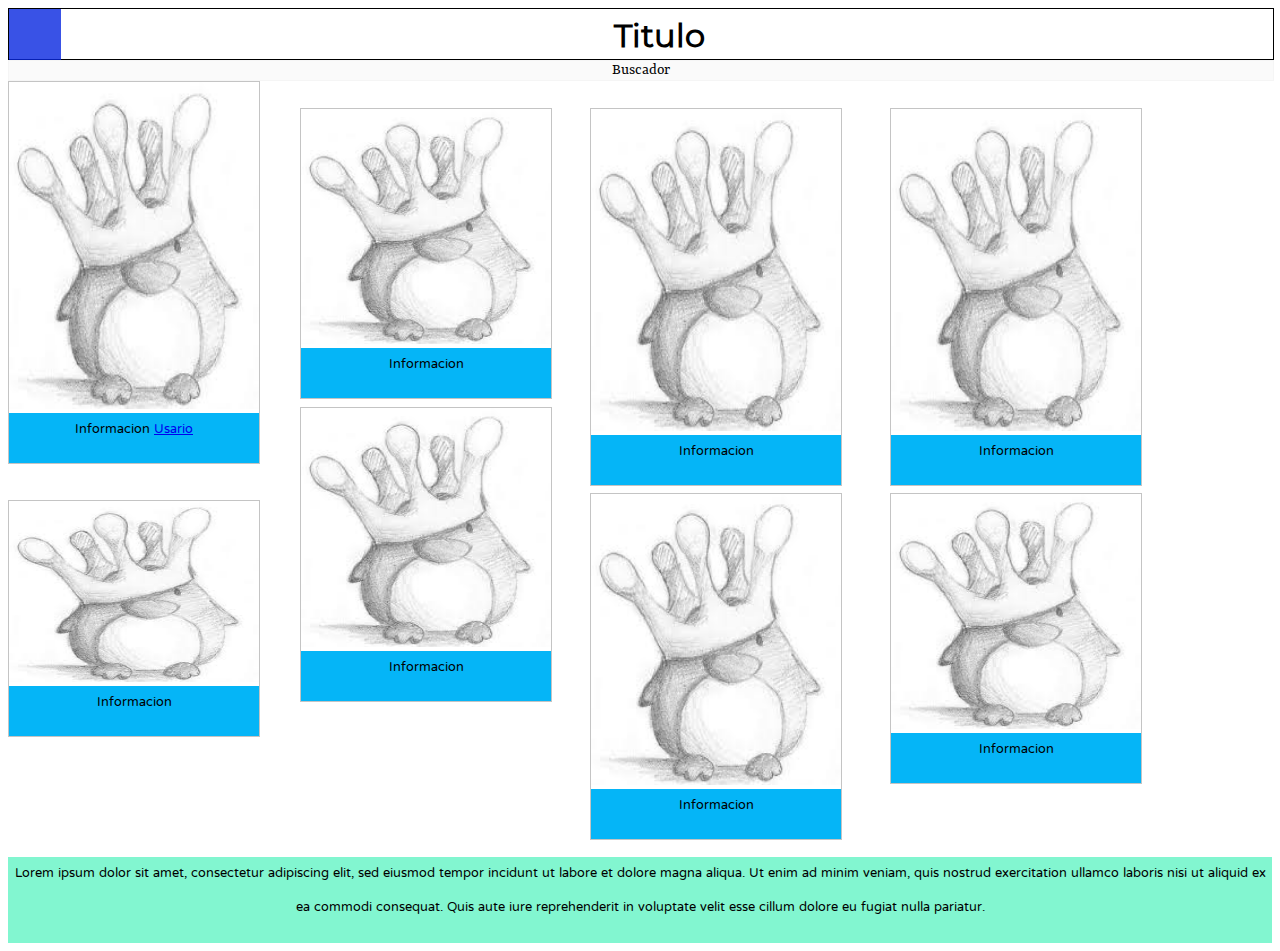
<file: practica4/index.html>
<!DOCTYPE html>
<html lang="en">
<head>
    <meta charset="UTF-8">
    <meta http-equiv="X-UA-Compatible" content="IE=edge">
    <meta name="viewport" content="width=device-width, initial-scale=1.0">
    <link href="./statics/styles/style.css" rel="stylesheet" type="text/css"/>
    <title>Document</title>
</head>
<body>
    <div id="divTitulo">
        <div id="logo"></div>
        <h1>Titulo</h1>
    </div>
    <nav>Buscador</nav>
    <section>
        <article id="article1">
            <img id="img1" src="./statics/img/dibujoPrueba1.jpg" width="250" height="327">
            <div>Informacion
                <a href="./libs/user.html">Usario</a>
            </div>
            
        </article>
        <article id="article2">
            <img src="./statics/img/dibujoPrueba1.jpg" width="250" height="181">
            <div>Informacion</div>
        </article>
        <article id="article3">
            <img src="./statics/img/dibujoPrueba1.jpg" width="250" height="235">
            <div>Informacion</div>
        </article>
        <article id="article4">
            <img src="./statics/img/dibujoPrueba1.jpg" width="250" height="239">
            <div>Informacion</div>
        </article>
            <article id="article5">
            <img src="./statics/img/dibujoPrueba1.jpg" width="250" height="322">
            <div>Informacion</div>
        </article>
        <article id="article6">
            <img src="./statics/img/dibujoPrueba1.jpg" width="250" height="291">
            <div>Informacion</div>
        </article>
        <article id="article7">
            <img src="./statics/img/dibujoPrueba1.jpg" width="250" height="322">
            <div>Informacion</div>
        </article>
        <article id="article8">
            <img src="./statics/img/dibujoPrueba1.jpg" width="250" height="235">
            <div>Informacion</div>
        </article>
    </section>
    <footer>Lorem ipsum dolor sit amet, consectetur adipiscing elit, sed eiusmod tempor incidunt ut labore et dolore magna aliqua. Ut enim ad minim veniam, quis nostrud exercitation ullamco laboris nisi ut aliquid ex ea commodi consequat. Quis aute iure reprehenderit in voluptate velit esse cillum dolore eu fugiat nulla pariatur.</footer>
</body>
</html>
</file>
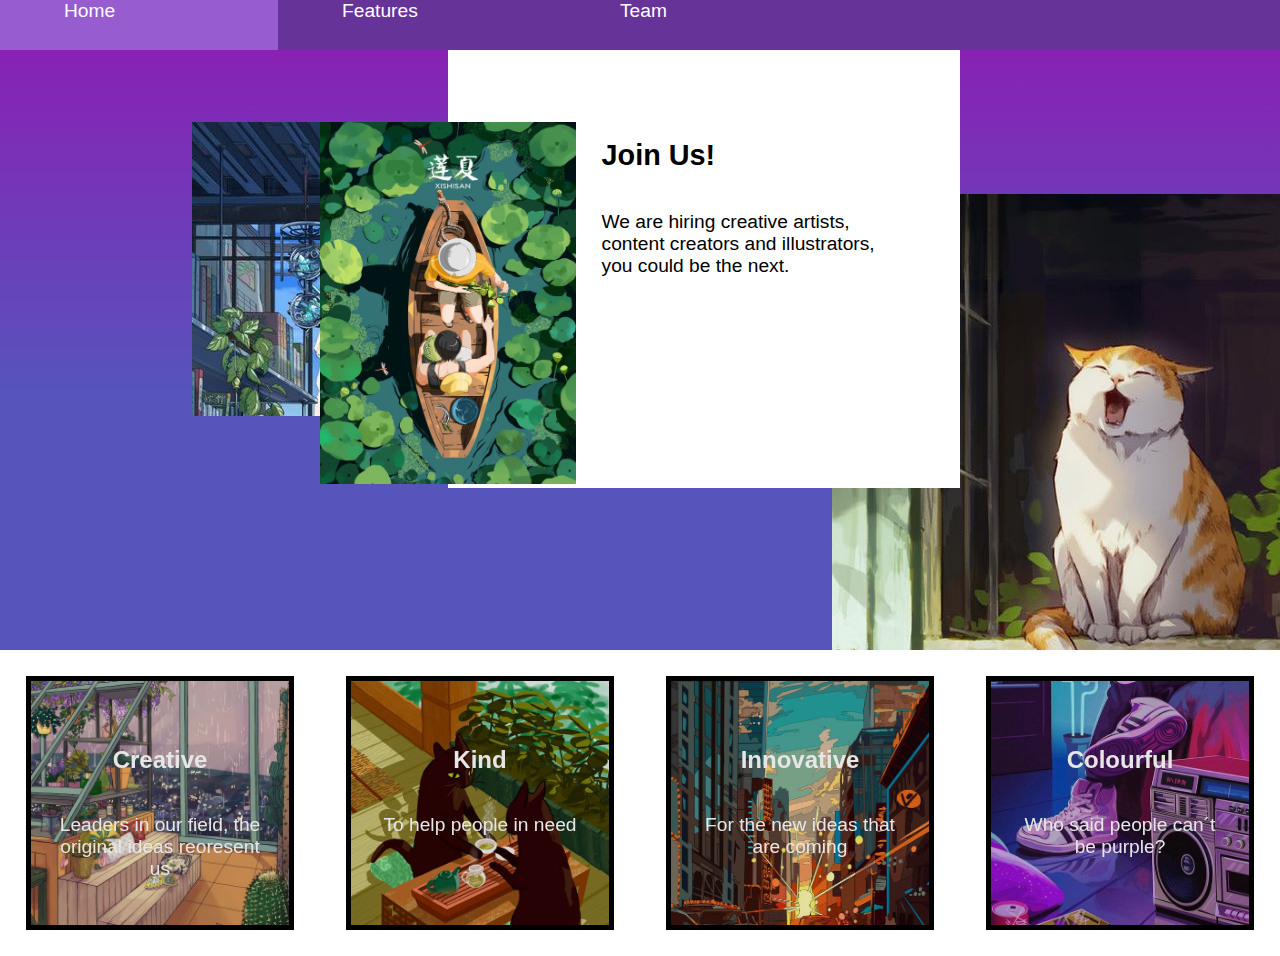
<file: practica7/index.html>
<!DOCTYPE html>
<html lang="en">
<head>
    <meta charset="UTF-8">
    <meta http-equiv="X-UA-Compatible" content="IE=edge">
    <meta name="viewport" content="width=device-width, initial-scale=1.0">
    <title>Galery</title>
    <link rel="stylesheet" href="./style.css">
</head>
<body>
    <div id="cont">
        <div id="nav">
            <div><a href="#firstBanner">Home</a></div>
            <div><a href="#features">Features</a></div>
            <div><a href="#team">Team</a></div>
        </div>
        <div id="firstBanner">
            <div></div>
            <div></div>
            <div>
                <h4>Join Us!</h4><p>We are hiring creative artists, content creators and illustrators, you could be the next.</p>
            </div>
            <img src="./img/bote.jpg" alt="">
        </div>
        <div id="features">
            <div><h5>Creative</h5><p>Leaders in our field, the original ideas reoresent us</p></div>
            <div><h5>Kind</h5><p>To help people in need</p></div>
            <div><h5>Innovative</h5><p>For the new ideas that are coming</p></div>
            <div><h5>Colourful</h5><p>Who said people can´t be purple?</p></div>
        </div>
    </div>
</body>
</html>
</file>
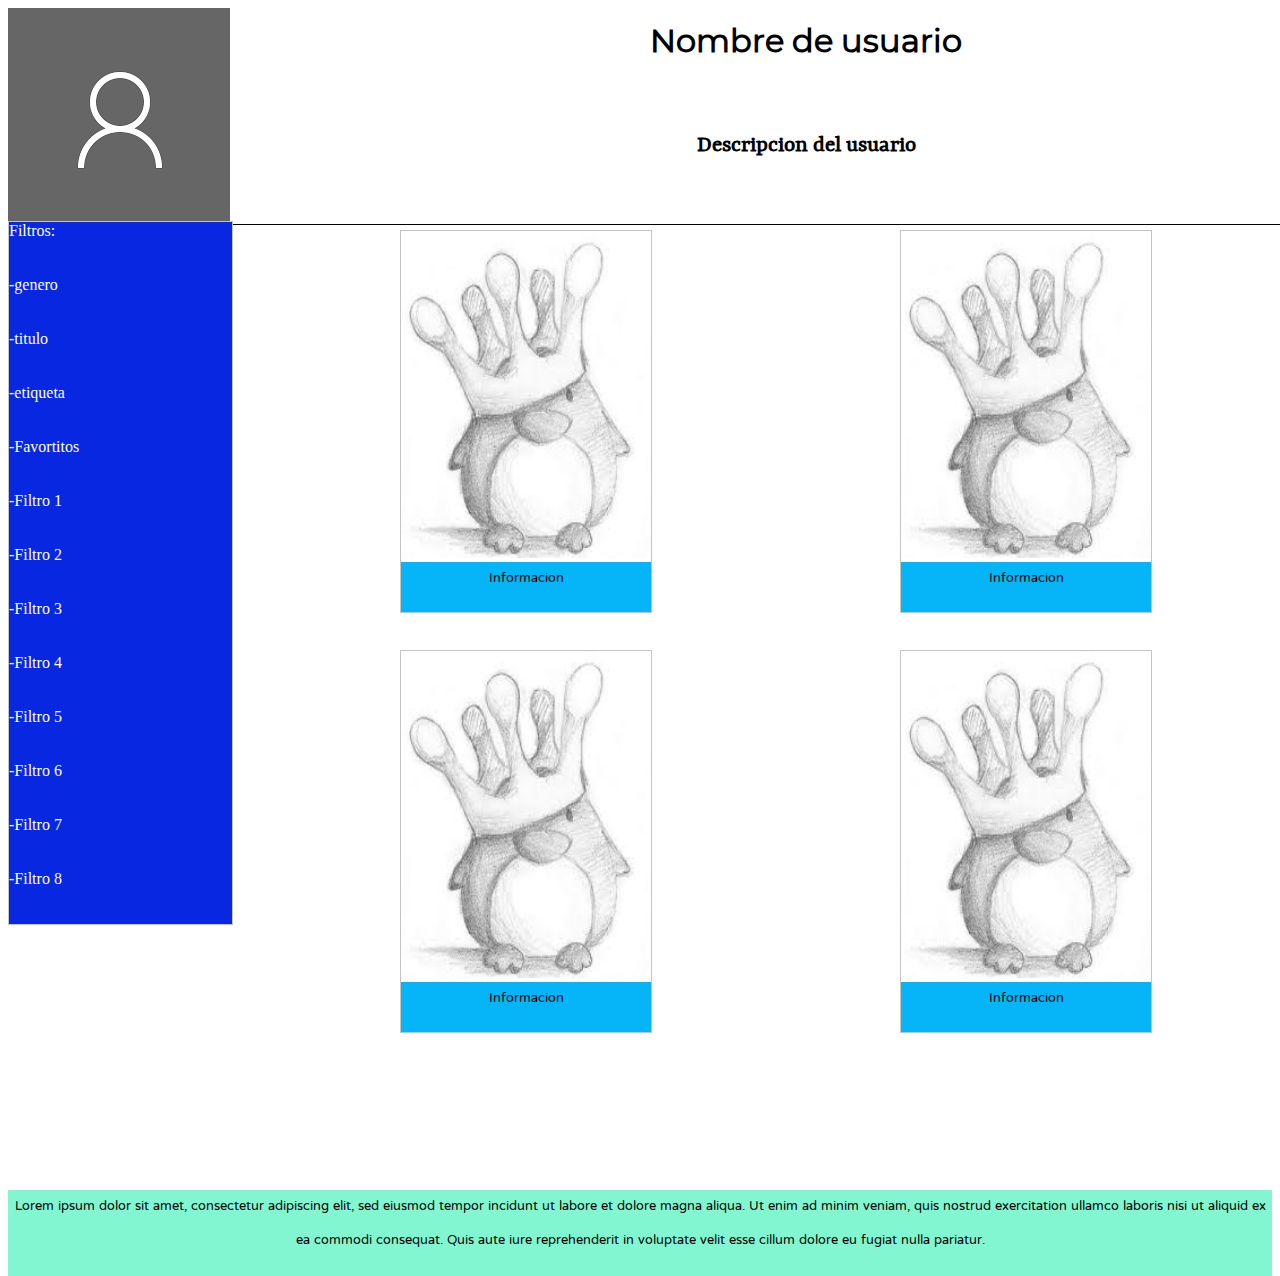
<file: practica4/libs/user.html>
<!DOCTYPE html>
<html lang="en">
<head>
    <meta charset="UTF-8">
    <meta http-equiv="X-UA-Compatible" content="IE=edge">
    <meta name="viewport" content="width=device-width, initial-scale=1.0">
    <link href="../statics/styles/style2.css" rel="stylesheet" type="text/css"/>
    <title>Document</title>
</head>
<body>
    <img src="../statics/img/usario.png" id="usuario">
    <div id="titulo">
        <h1>Nombre de usuario</h1>
        <h2>Descripcion del usuario</h2>
    </div>
    <aside>
        Filtros:
        <br><br><br>
        -genero
        <br><br><br>
        -titulo
        <br><br><br>
        -etiqueta
        <br><br><br>
        -Favortitos
        <br><br><br>
        -Filtro 1
        <br><br><br>
        -Filtro 2
        <br><br><br>
        -Filtro 3
        <br><br><br>
        -Filtro 4
        <br><br><br>
        -Filtro 5
        <br><br><br>
        -Filtro 6
        <br><br><br>
        -Filtro 7
        <br><br><br>
        -Filtro 8
        <br>
    </aside>
    <section>
        <article id="article1">
            <img src="../statics/img/dibujoPrueba1.jpg" width="250" height="327">
            <div>Informacion</div>
        </article>
        <article id="article2">
            <img src="../statics/img/dibujoPrueba1.jpg" width="250" height="327">
            <div>Informacion</div>
        </article>
        <article id="article3">
            <img src="../statics/img/dibujoPrueba1.jpg" width="250" height="327">
            <div>Informacion</div>
        </article>
        <article id="article4">
            <img src="../statics/img/dibujoPrueba1.jpg" width="250" height="327">
            <div>Informacion</div>
        </article>
        <article id="article5">
            <img src="../statics/img/dibujoPrueba1.jpg" width="250" height="327">
            <div>Informacion</div>
        </article>
        <article id="article6">
            <img src="../statics/img/dibujoPrueba1.jpg" width="250" height="327">
            <div>Informacion</div>
        </article>
    </section>
    <footer>Lorem ipsum dolor sit amet, consectetur adipiscing elit, sed eiusmod tempor incidunt ut labore et dolore magna aliqua. Ut enim ad minim veniam, quis nostrud exercitation ullamco laboris nisi ut aliquid ex ea commodi consequat. Quis aute iure reprehenderit in voluptate velit esse cillum dolore eu fugiat nulla pariatur.</footer>
</body>
</html>
</file>
<file: practica4/statics/styles/style.css>
/*=fuentes
///////////////////////*/

@font-face {
    font-family: "Montserrat";
    src: url("../fonts/Montserrat/Montserrat-Regular.ttf");
}

@font-face {
    font-family: "Yrsa";
    src: url("../fonts/yrsa/Yrsa-Regular.ttf");
}

@font-face {
    font-family: "NTR";
    src: url("../fonts/NTR/NTR-Regular.ttf");
}



/*=div
/////////////////////////////////////////////////////////////////////////////*/
div{
    width: 250px;
    height: 50px;
    border: 0px solid #05b5F7;
    background-color: #05B5F7;
    text-align: center;
    font-family: "NTR", Helvetica, sans-serif;
}

/*=encabezado
///////////////////////////////////////////////////////////*/
article{
    border: 1px solid #c4c4c4;
}

section{
    width: 100%;
    height: 776px;
}

#img1{
    width: 250;
    height: 327;
}

#article1{
    width: 250px;
    height: 381px;
}

/*=article
//////////////////////////////////////////////*/
#article2{
    width: 250px;
    height: 235px;
    position: absolute;
    top: 500px;
}

#article3{
    position: absolute;
    left: 300px;
    top: 108px;
    width: 250px;
    height: 289px;
}

#article4{
    width: 250px;
    height: 293px;
    position: absolute;
    left: 300px;
    top: 407px; 
}

#article5{
    width: 250px;
    height: 376px;
    position: absolute;
    left: 590px;
    top: 108px; 
}

#article6{
    width: 250px;
    height: 345px;
    position: absolute;
    left: 590px;
    top: 493px; 
}

#article7{
    width: 250px;
    height: 376px;
    position: absolute;
    left: 890px;
    top: 108px; 
}

#article8{
    width: 250px;
    height: 289px;
    position: absolute;
    left: 890px;
    top: 493px; 
}

footer{
    width: 100%;
    height: 86px;
    background-color: rgba(5,237,162,.5);
    text-align: center;
    font-family: "NTR", Helvetica, sans-serif;
}


/*=footer
//////////////////////////////////////////////////////////////////*/
h1{
    position: absolute;
    top: -5px;
    left: 48%;
    font-family: "Montserrat", Courier, monospace;
}

#logo{
    background-color: rgba(7,39,224,.8);
    width: 52px;
    height: 51px;
    position: relative;
    left: 0px;
    top: 0px;
}

#divTitulo{
    border: 1px solid black;
    background-color: white;
    width: 100%;
    
}

nav{
    border: 1px solid #c4c4c417;
    background-color: #c4c4c417;
    width: 100%;
    text-align: center;
    font-family: "Yrsa", Helvetica, sans-serif;
}
</file>
<file: practica7/style.css>
/* =STRUCTURE AND GENERAL
    ---------------------------------------------------- */
    body{
        margin: 0;
        font-family: sans-serif;
    }
    p{
        font-size: 1.2rem;
    }
    h4{
        font-size: 1.8rem;
    }
    h5{
        font-size: 1.5rem;
    }
    /* =NAV
    -------------------------------------------------- */
    #nav a{
        text-decoration: none;
        color: white;
        font-size: 1.2rem;
    }
    #nav{
        width: 100%;
        height: 50px;
        background-color: rebeccapurple;
        display: flex;
    }
    #nav div{
        cursor: pointer;
        height: 50px;
        padding-left: 5%;
        padding-right: 5%;
        flex-basis: 150px;
    }
    #nav div:hover{
        background-color: rgb(150, 92, 208);
    }
    /* =FIRST BANNER
    ----------------------------------------------------- */
    #firstBanner{
        display: grid;
        grid-template-columns: 15% 10% 10% 10% 10% 10% 10% 10% 15%;
        grid-template-rows: 12% 12% 25% 12% 12% 27%;
        background: linear-gradient(180deg, rgba(135,34,181,1) 1%, rgba(87,84,188,1) 57%);     
        height: 600px;
        width: 100%;
    }
    #firstBanner div:nth-child(1){
        width: 100%;
        height: 100%;
        background-image:url("./img/blue.jpg");
        background-repeat: no-repeat ;
        grid-column-start: 2;
        grid-row-start: 2;
        grid-column-end: 4;
        grid-row-end: 5;
    }
    #firstBanner div:nth-child(2){
        width: 100%;
        height: 100%;
        background-image:url("./img/gato.jpg");
        background-repeat: no-repeat ;
        grid-column-start: 7;
        grid-column-end: 10;
        grid-row-start: 3;
        grid-row-end: 7;
    }
    #firstBanner div:nth-child(3){
        color: black;
        padding: 10%;
        box-sizing: border-box;
        padding-left: 30%;
        width: 100%;
        height: 100%;
        background: white;   
        grid-column-start: 4;
        grid-column-end: 8;
        grid-row-start: 1;
        grid-row-end: 6;
    }
    #firstBanner img{
        width: 100%;
        grid-column-start: 3;
        grid-column-end: 5;
        grid-row-start: 2;
        grid-row-end: 5;
    }
    /* =FEATURES
    -----------------------------------------------*/
    #features{
        width: 100%;
        display: flex;
    }
    #features div{
        text-align: center;
        width: 300px;
        margin: 2%;
        padding: 2%;
        box-sizing: border-box;
        border: 5px solid black;
    }
    #features div:nth-child(1){
        background-image: url(./img/foto1.jpg);
    }
    #features div:nth-child(2){
        background-image: url(./img/foto2.jpg);
    }
    #features div:nth-child(3){
        background-image: url(./img/foto3.jpg);
    }
    #features div:nth-child(4){
        background-image: url(./img/foto4.jpg);
    }
    #features div{
        background-size:cover ;
        filter: brightness(0.9);
        color: white;
    }
</file>
<file: practica4/statics/styles/style2.css>
/*=fonts
//////////////////////////////////////////////////////*/
@font-face {
    font-family: "Montserrat";
    src: url("../fonts/Montserrat/Montserrat-Regular.ttf");
}

@font-face {
    font-family: "Yrsa";
    src: url("../fonts/yrsa/Yrsa-Regular.ttf");
}

@font-face {
    font-family: "NTR";
    src: url("../fonts/NTR/NTR-Regular.ttf");
}

/*=footer
////////////////////////////////////////////////////*/
footer{
    width: 100%;
    height: 86px;
    background-color: rgba(5,237,162,.5);
    text-align: center;
    font-family: "NTR", Helvetica, sans-serif;
    position: relative;
    top: 250px;
}

/*=aside
//////////////////////////////////////////////////////////////////////*/
aside{
    background-color: #0727E0;
    border: 1px solid #c4c4c4;
    width: 223px;
    height: 702px;
    color: white;
    text-align: justify;
    position: relative;
    top: -15px;
}

#usuario{
    width: 224px;
    height: 224px;
}

h1{
    font-family: "Montserrat", Courier, monospace;
}

h2{
    font-family: "Yrsa", Helvetica, sans-serif;
    position: relative;
    top: 50px;
}

#article1{
    width: 250px;
    height: 381px;
    position: absolute;
    left: 400px;
    top: 230px;
}

#article2{
    width: 250px;
    height: 381px;
    position: absolute;
    left: 900px;
    top: 230px;
}

#article3{
    width: 250px;
    height: 381px;
    position: absolute;
    left: 1500px;
    top: 230px;
}

#article4{
    width: 250px;
    height: 381px;
    position: absolute;
    left: 400px;
    top: 650px;
}

#article5{
    width: 250px;
    height: 381px;
    position: absolute;
    left: 900px;
    top: 650px;
}

#article6{
    width: 250px;
    height: 381px;
    position: absolute;
    left: 1500px;
    top: 650px;
}

div{
    width: 250px;
    height: 50px;
    border: 0px solid #05b5F7;
    background-color: #05B5F7;
    text-align: center;
    font-family: "NTR", Helvetica, sans-serif;
}

article{
    border: 1px solid #c4c4c4;
}

#titulo{
    position: absolute;
    text-align: center;
    left: 230px;
    border-bottom: 1px solid black;
    width: 90%;
    height: 224px;
    top: 0px;
    background-color: white;
}
</file>
